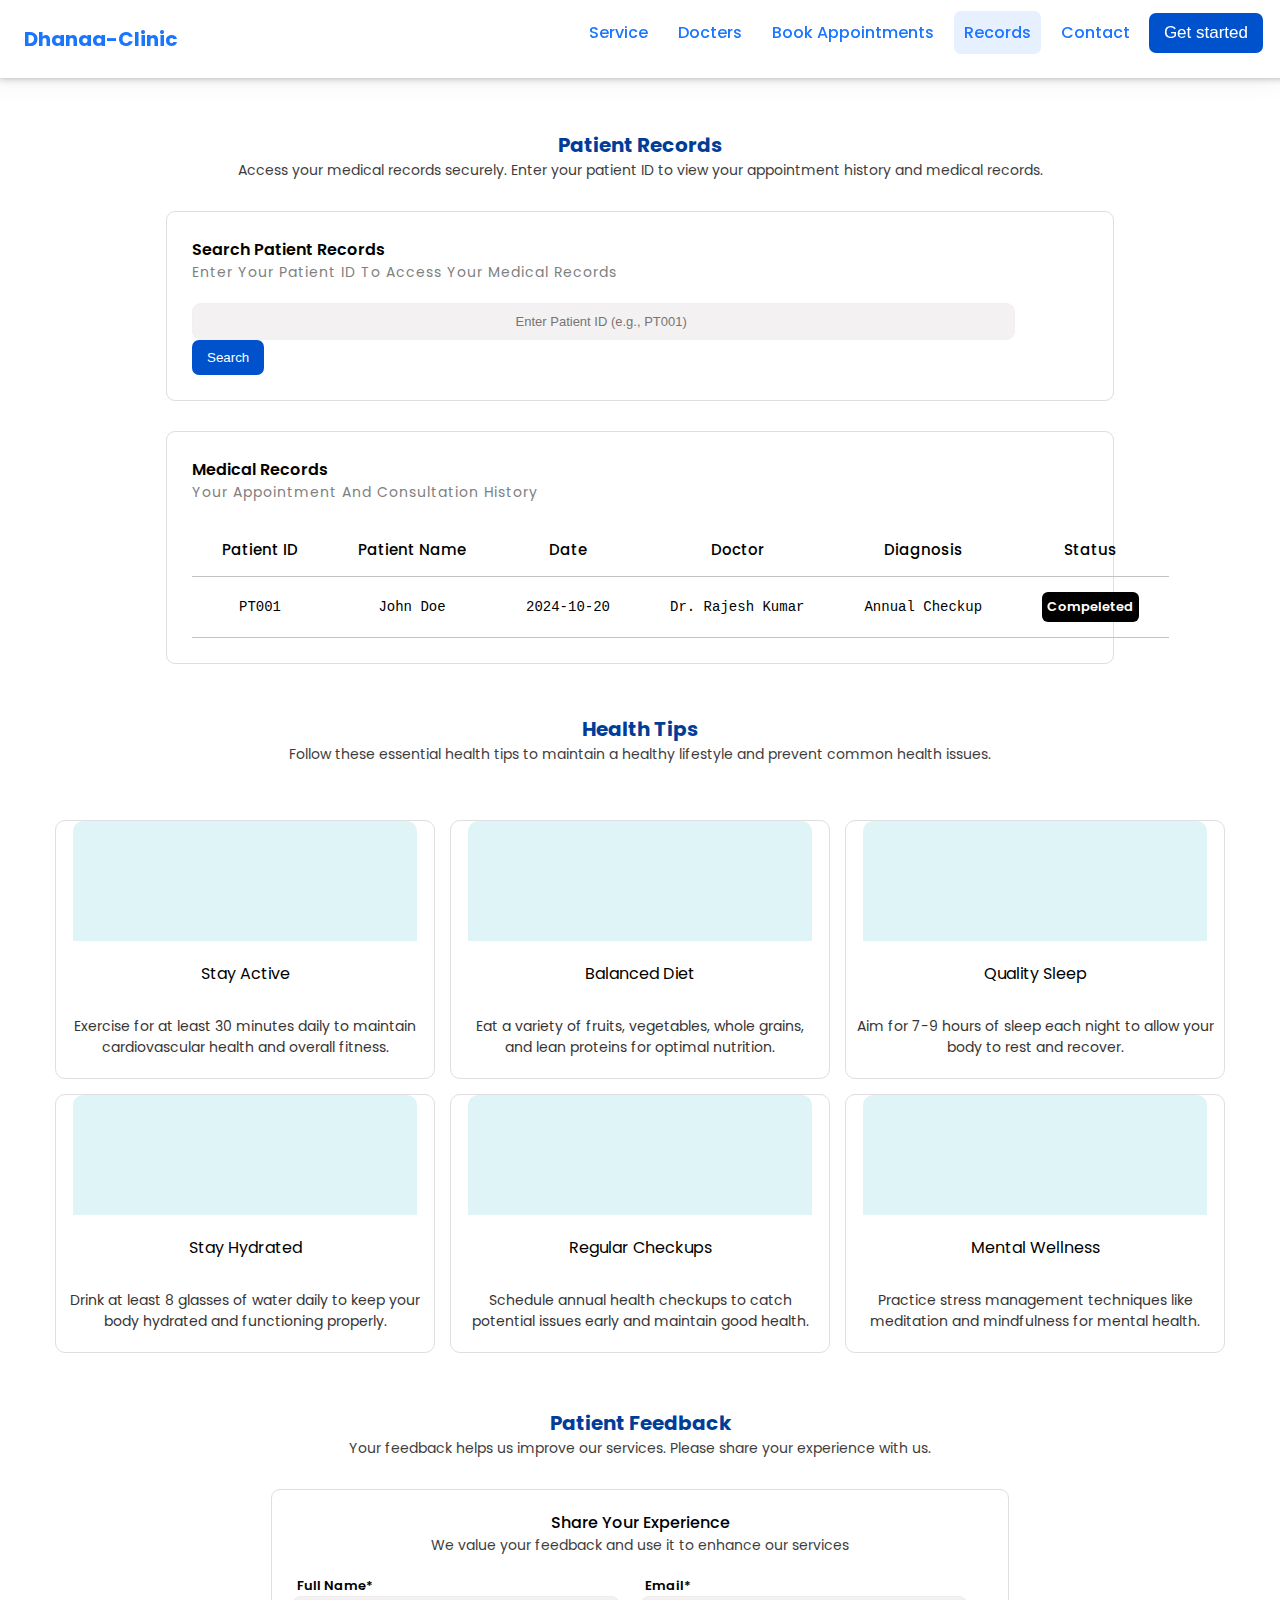
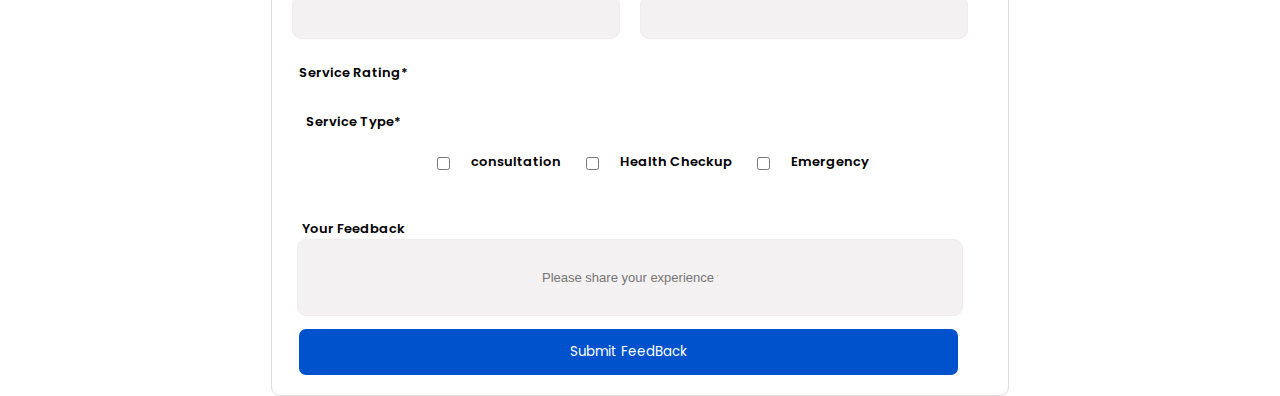
<file: records.html>
<!DOCTYPE html>
<html lang="en">
<head>
    <meta charset="UTF-8">
    <meta name="viewport" content="width=device-width, initial-scale=1.0">
    <title>Dhanaa-Clinic</title>
     <link rel="styleSheet" href="./index.css">
     <link rel="styleSheet" href="./records.css">

</head>
<body>
    <header class="header">

        <!-- logo start  -->
      
         
         <a href="./index.html">Dhanaa-Clinic</a>
         
         
         <!-- logo end -->
         <nav>
             <ul class="topNav" >
                        <li> <a href="./services.html" >Service</a></li>
                        <li> <a href="./doctors.html"  >Docters</a></li>
                        <li> <a href="./bookAppointments.html"  >Book Appointments</a></li>
                        <li> <a href="./records.html" class="active" >Records</a></li>
                        <li> <a href="./contact.html"  >Contact</a></li>
             </ul>
             

              <button>Get started</button>

             
              <i class="fi fi-br-menu-burger" onclick="resNavBar()"></i>
              <i class="fi fi-bs-cross" id="close" onclick="closeNavBar()"></i>
               <!-- serachbar & add cart & inqure section end -->
            
     </nav>
</header>
<!-- section start -->
 <section>
         <div class="PatientRecordContainer">
        <h1>Patient Records</h1>
        <p>Access your medical records securely. Enter your patient ID to view your appointment history and medical records.</p>
            
        <!-- patient Record search start -->
         <div class="recordSearch">
            <p>Search Patient Records</p>
            <span>Enter your patient ID to access your medical records</span>
            <div class="searchBarContainer">
                <input type="text" placeholder="Enter Patient ID (e.g., PT001)" required>
                <button type="submit">Search</button>
            </div>
         </div>
         <!-- patient Record search end -->
          <!-- medical record table start -->
           <div class="recordTableContainer">
               <p>Medical Records</p>
            <span>Your appointment and consultation history</span>  
            
             <table>
                        <thead>
                           <tr>
                           <th>Patient ID</th>
                           <th>	Patient Name</th>
                           <th>Date</th>
                            <th>Doctor</th>
                           <th>Diagnosis</th>
                           <th>Status</th>
                           </tr>
                        </thead>
                        <tbody>
                           <tr>
                              <td>PT001</td>
                              <td>John Doe</td>
                              <td>2024-10-20</td>
                              <td>Dr. Rajesh Kumar</td>
                              <td>Annual Checkup</td>
                              <td><p>Compeleted</p></td>
                           </tr>
                        </tbody>
                     </table>
            
           </div>
           <!-- medical record table end -->
            <!-- health tips section start -->
             <div class="healthContainer">
                <h1>Health Tips</h1>
                <p>Follow these essential health tips to maintain a healthy lifestyle and prevent common health issues.</p>
                  <div class="healthGrid">
                     <div class="healthTips">
                        <i class="fi fi-bs-heart"></i>
                        <span>Stay Active</span>
                        <p>Exercise for at least 30 minutes daily to maintain cardiovascular health and overall fitness.</p>
                     </div>
                     <!--  -->
                      <div class="healthTips">
                       <i class="fi fi-rc-apple"></i>
                        <span>Balanced Diet</span>
                        <p>Eat a variety of fruits, vegetables, whole grains, and lean proteins for optimal nutrition.</p>
                     </div>
                     <!--  -->
                      <div class="healthTips">
                        <i class="fi fi-rc-moon"></i>
                        <span>Quality Sleep</span>
                        <p>Aim for 7-9 hours of sleep each night to allow your body to rest and recover.</p>
                     </div>
                     <!--  -->
                      <div class="healthTips">
                       <i class="fi fi-br-dewpoint"></i>
                        <span>Stay Hydrated</span>
                        <p>Drink at least 8 glasses of water daily to keep your body hydrated and functioning properly.</p>
                     </div>
                     <!--  -->
                      <div class="healthTips">
                        <i class="fi fi-bs-heart-rate"></i>
                        <span>Regular Checkups</span>
                        <p>Schedule annual health checkups to catch potential issues early and maintain good health.</p>
                     </div>
                     <!--  -->
                      <div class="healthTips">
                        <i class="fi fi-rr-brain"></i>
                        <span>Mental Wellness</span>
                        <p>Practice stress management techniques like meditation and mindfulness for mental health.</p>
                     </div>
                  </div>
             </div>
             <!-- health tips section end -->
              <!-- patient feedback form start -->
               <h1>Patient Feedback</h1>
                <p>Your feedback helps us improve our services. Please share your experience with us.</p>
                 
               <form class="feedback" id="form">
                    <span>Share Your Experience</span>
                        <p>We value your feedback and use it to enhance our services</p>
                       <div class="field">
                        <div>
                           <label>Full Name*</label>
                            <input type="text" name="fullname" required>
                        </div>
                           <div>
                               <label>Email*</label>
                               <input type="email" name="email" required>
                           </div>
                            
                          </div>
                          <!-- rating container -->
                           <label id="type">Service Rating*</label>
                              <div class="rating">
                                 <i class="fi fi-ss-star"></i>
                                 <i class="fi fi-ss-star"></i>
                                   <i class="fi fi-ss-star"></i>
                                    <i class="fi fi-ss-star"></i>
                                     <i class="fi fi-ss-star"></i>
                              </div>
                              <label id="type">Service Type*</label>
                              <div class="service">
                                 <input type="checkbox"><label>consultation</label>
                                 <input type="checkbox"><label>Health Checkup</label>
                                 <input type="checkbox"><label>Emergency</label>
                              </div>
                              <label id="type">Your Feedback</label>
                              <input type="text" name="FeedBack" id="feedFeild" placeholder="Please share your experience with our service">
                               <button type="submit" class="feedBack">Submit FeedBack</button>
                           </form>
               <!-- patient feedback form end -->
    </div>
 </section>
    
</body>
</html>
</file>
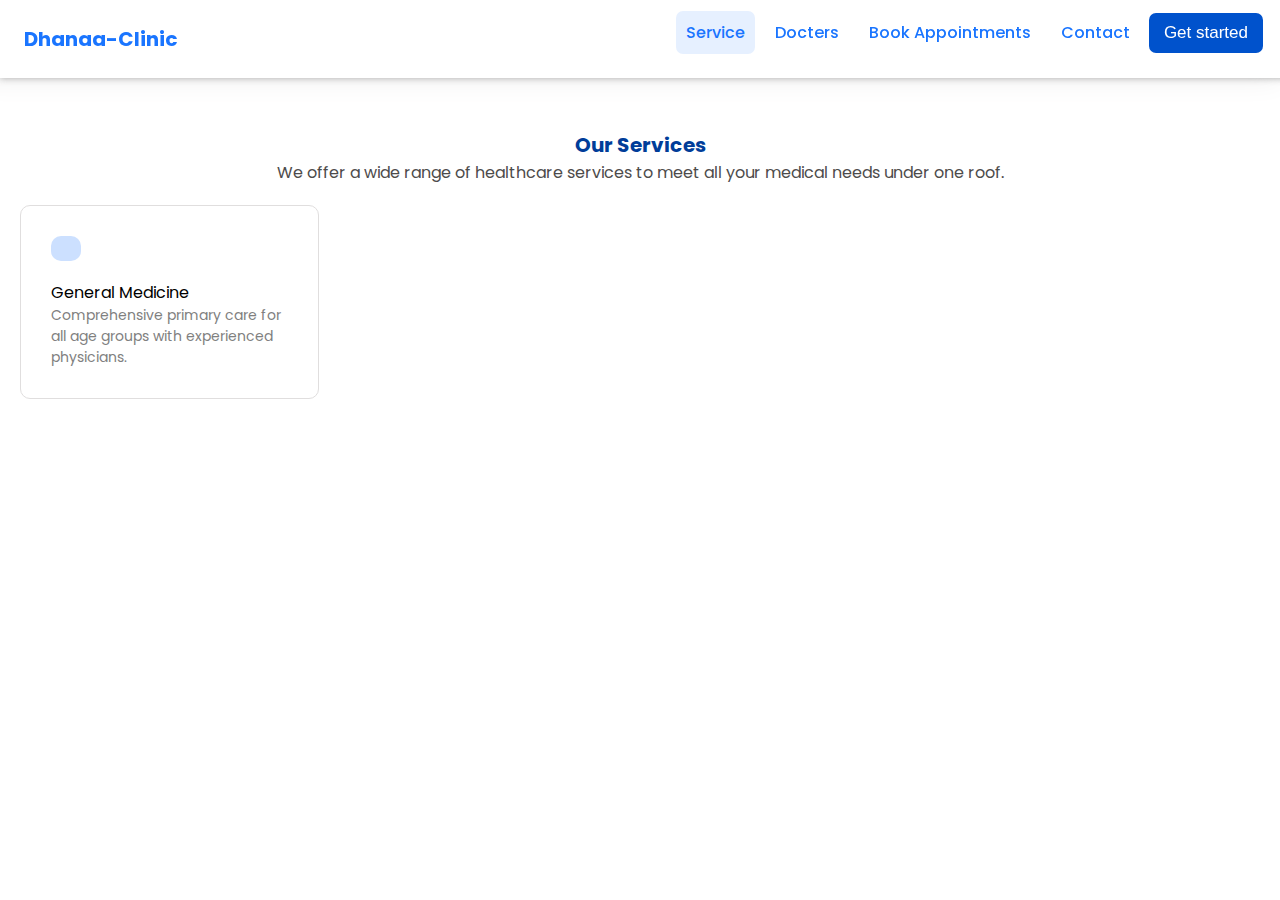
<file: services.html>
<!DOCTYPE html>
<html lang="en">
<head>
    <meta charset="UTF-8">
    <meta name="viewport" content="width=device-width, initial-scale=1.0">
    <title>Dhanaa-Clinic</title>
     <link rel="styleSheet" href="./index.css">
     <link rel="styleSheet" href="./services.css">

    <link rel='stylesheet' href='https://cdn-uicons.flaticon.com/3.0.0/uicons-regular-rounded/css/uicons-regular-rounded.css'>
</head>
<body>
    <header class="header">

        <!-- logo start  -->
      
         
         <a href="./index.html">Dhanaa-Clinic</a>
         
         
         <!-- logo end -->
         <nav>
             <ul class="topNav" >
                        <li> <a href="./services.html" class="active">Service</a></li>
                        <li> <a href="./products.html" >Docters</a></li>
                        <li> <a href="./Special Offers.html" >Book Appointments</a></li>
                        
                        <li> <a href="./contact.html" >Contact</a></li>
             </ul>
             

              <button>Get started</button>

             
              <i class="fi fi-br-menu-burger" onclick="resNavBar()"></i>
              <i class="fi fi-bs-cross" id="close" onclick="closeNavBar()"></i>
               <!-- serachbar & add cart & inqure section end -->
            
     </nav>
</header>
<!-- section page start -->

    <section>
        <div class="serviceBody">
        <h1>Our Services</h1>
        <p>We offer a wide range of healthcare services to meet all your medical needs under one roof.</p>
        <!-- service section start -->
         <div class="serviceGrid">
            <div class="services">
                <i class="fi fi-rr-stethoscope"></i>
                <span>General Medicine</span>
                <p>Comprehensive primary care for all age groups with experienced physicians.</p>
             </div>

         </div>
       </div>  
    </section>

</body>
</html>
</file>
<file: index.css>
@import url("https://fonts.googleapis.com/css2?family=Poppins:wght@100;200;300;400;500;600;700;800;900");
@import url('https://cdn-uicons.flaticon.com/3.0.0/uicons-regular-rounded/css/uicons-regular-rounded.css');
:root{
--headingColor:#003d99;  
--navColor:#1a75ff;
--backgroundColor:#e6f0ff;
--btnColor:	 #0052cc;
--borderGray:rgb(224, 222, 222);
--btnBgColor:#0073e6;
--servicePageBg:white;
}
*{
    margin: 0px;
    padding: 0px;
    scroll-behavior: smooth;
}
body{

  background-color:var(--backgroundColor);  
}
a{
text-decoration: none !important;
position:relative;
}
.header{
 display: flex;
    flex-direction: row;
   padding:13px;
    background-color: white;
    box-shadow:  0px 0px 7px #aaaaaa,
             -25px 0px 30px #eeeded;
               -webkit-transition: all .5s ease 0s;
  -moz-transition: all .5s ease 0s;
  -o-transition: all .5s ease 0s;
  transition: all .5s ease 0s;
z-index: 100;
width: 100%;
height:auto;
  position:fixed;
  justify-content: space-between;
  overflow: hidden;
 
}
/* logo desing start */

.header a{
    color:var(--navColor);
  font-family:"Poppins";
    font-size: 20px;
    padding: 6px;
    margin: 5px;
    font-weight: bold;
    cursor: pointer;
    text-transform: capitalize;
}

/* nav bar logo design started */
.header nav ul {
    display: inline-flex;
    list-style-type: none;
    
}
.header nav ul li a{

    padding: 10px;
    color: var(--navColor);
    font-size: 16px;
    font-weight: 450 !important;
   cursor: pointer;
   text-transform: capitalize;
}
.header nav ul li a:hover{
    color: var(--navColor);
    background-color:var(--backgroundColor);
    border-radius: 7px;
}
.active{
     color: var(--navColor) !important;
    background-color: var(--backgroundColor);
    border-radius: 7px;
}
.header nav button{
    padding: 10px 15px;
    border: none;
    background-color:var(--btnColor);
    color:white;
    font-weight: 500;
    cursor:pointer;
    border-radius: 7px;
    margin-right: 30px;
    font-size: 17px;
    
}
/* body section is start */
.bodyContainer{
  display: flex;
  flex-direction: row;
   padding: 10px;
}
.bodyContainer .firstRow{
  margin-top:17%;
  font-family:"Poppins";
  color: var(--headingColor);
}
.bodyContainer .firstRow p{
  font-size: 15px;
  text-align: start;
  margin-top: 10px;
}
.bodyContainer .firstRow .bookApp{
  margin-top: 20px;
  padding: 13px 20px;
  border: none;
  border-radius: 6px;
  color: white;
  font-weight: 500;
    font-family:"Poppins";
  background-color: var(--btnColor);
  cursor: pointer;
}
.bodyContainer .firstRow .bookApp:hover{
  background-color:var(--btnBgColor);
  
}
.bodyContainer .firstRow .services{
   padding: 13px 20px;
  border:1px solid var(--borderGray);
  border-radius: 6px;
  color: black;
  font-weight: 500;
    font-family:"Poppins";
  background-color:white;
  cursor: pointer; 
}
.bodyContainer .firstRow .services:hover{
  background-color:var(--borderGray);
}
.bodyContainer .firstRow .aboutDes{
  display: flex;
  flex-direction: row;
  justify-content: space-around;
  align-items: center;
  text-align: center;
  margin-top: 50px;
}
.bodyContainer .firstRow .aboutDes>div{
  border: 1px solid var(--borderGray);
  background-color: white;
  padding: 15px;
  border-radius: 10px;
   box-shadow:  0px 0px 7px #aaaaaa,
             -20px 0px 27px #eeeded;
             
}
.bodyContainer .firstRow .aboutDes p{
  color:rgb(91, 89, 89);
 
}

/* slider container  star*/
.bodyContainer .slider{
  margin-top: 120px;
}
</file>
<file: records.css>
@import url('https://cdn-uicons.flaticon.com/3.0.0/uicons-bold-straight/css/uicons-bold-straight.css');
@import url('https://cdn-uicons.flaticon.com/3.0.0/uicons-regular-chubby/css/uicons-regular-chubby.css');
@import url('https://cdn-uicons.flaticon.com/3.0.0/uicons-bold-rounded/css/uicons-bold-rounded.css');
@import url('https://cdn-uicons.flaticon.com/3.0.0/uicons-solid-straight/css/uicons-solid-straight.css');
*{
    margin: 0px;
    padding: 0px;
}
body{
    background-color: var(--servicePageBg) !important;
}
section .PatientRecordContainer{
padding-top: 130px;
text-align: center;
display: flex;
flex-direction:column;
justify-content:center;
align-items: center;
}
section .PatientRecordContainer h1{
color: var(--headingColor);
      font-family:"Poppins";
      font-size: 20px;
}
section .PatientRecordContainer p{
    font-size: 14px;
    color: rgb(62, 61, 61); 
    font-family:"Poppins";
}
/* record container start */
section .recordSearch{
  background-color: white;
  padding: 25px; 
  margin-top: 30px; 
  display: flex;
  flex-direction: column;
  justify-content: center;
    width: 70%;
  border: 1px solid var(--borderGray);
  border-radius: 9px;
  text-align: start;
}
section .recordSearch p{
    color: black;
    text-transform: capitalize;
    font-size: 16px;
    font-weight: 550;
}
section .recordSearch span{
    color: gray;
    text-transform: capitalize;
    font-size: 14px;
   font-family:"Poppins";
   letter-spacing: 1px;
}
section .recordSearch .searchBarContainer{
margin-top: 20px;
}
section .recordSearch .searchBarContainer input{
padding: 10px 36%;
border: 1px solid rgb(243, 239, 239);
border-radius: 9px;
background-color: rgb(243, 241, 241);
      font-size: 13px;
        transition: border-color 0.3s ease, box-shadow 0.3s ease;
}
section .recordSearch .searchBarContainer input:focus{
      border-color: #c2c3c4; 
  box-shadow: 0 0 5px rgba(229, 230, 230, 0.5);
    outline: none;
}
section .recordSearch .searchBarContainer button{
    border: none;
    border-radius: 7px;
    background-color: var(--btnColor);
    color: white;
    padding: 10px 15px;
    cursor: pointer;
}
section .recordSearch .searchBarContainer button:hover{
background-color: rgb(27, 27, 206);
}
/* record table start */
section .recordTableContainer{
  background-color: white;
  padding: 25px; 
  margin-top: 30px; 
  display: flex;
  flex-direction: column;
  justify-content: center;
    width: 70%;
  border: 1px solid var(--borderGray);
  border-radius: 9px;
  text-align: start;
   margin-bottom: 50px;  
}
section .recordTableContainer p{
   color: black;
    text-transform: capitalize;
    font-size: 16px;
    font-weight: 550;   
}
section .recordTableContainer span{
color: gray;
text-transform: capitalize;
font-size: 14px;
font-family:"Poppins";
letter-spacing: 1px;  
}
section .recordTableContainer table{
width:max-content;
   border-collapse: collapse;
   margin-top: 20px;
  
}

tbody{
   align-items:center;
   text-align: center;
}
th,td{
   margin: 5px;
   padding: 15px 30px;
  border-bottom: 1px solid rgb(196, 194, 194);
   align-items: center;
   font-family:"Poppins";
   font-weight: 500;
   font-size: 15px;
}
tbody td{
  font-size: 14px;
   font-family:monospace;
   font-weight: 200;
   cursor: pointer;
    border-bottom: 1px solid rgb(196, 194, 194);
}
tbody td p{
    color: white !important;
    background-color:black;
     font-family:"Poppins";
   padding: 5px;
   border-radius: 6px;
   font-size: 13px !important;
}
/* health tips container start */
.healthContainer .healthGrid{
   display: grid;
  grid-template-columns:repeat(3,1fr);
gap: 15px;
    padding: 35px;
    margin: 20px;
}
.healthContainer .healthGrid .healthTips{
   border: 1px solid var(--borderGray);
    object-fit: cover;
    border-radius: 10px;
    display: flex;
    flex-direction: column;
 align-items:center;
 background-color: white;
}
.healthContainer .healthGrid .healthTips:hover{
    box-shadow:  0px 0px 7px #aaaaaa,
             -25px 0px 30px #eeeded;
               -webkit-transition: all .5s ease 0s;
  -moz-transition: all .5s ease 0s;
  -o-transition: all .5s ease 0s;
  transition: all .5s ease 0s; 
}
.healthContainer .healthGrid .healthTips i{
  font-size: 60px;
  padding: 60px 172px;
  background-color: rgb(223, 244, 246);
  border-top-left-radius: 10px;
  border-top-right-radius: 10px;
  color: rgb(35, 122, 244);
}
.healthContainer .healthGrid .healthTips span{
  color: black;
  font-family:"Poppins";
  padding: 20px;
    
}
.healthContainer .healthGrid .healthTips p{
padding: 10px 10px 20px 10px;
  color: rgb(54, 52, 52);
}
/* feed back form start */
section .PatientRecordContainer .feedback{
  display: flex;
  flex-direction: column;
  justify-content: center;
  align-items: center;
  margin-top: 30px;
  border: 1px solid rgb(226, 222, 222);
  border-radius: 9px;
  padding: 20px;
}
section .PatientRecordContainer .feedback span{
  color: black;
   font-family:"Poppins";
   text-align: start;
   font-weight: 500;
}
section .PatientRecordContainer .feedback .field{
display: flex;
flex-direction:row;
}
section .PatientRecordContainer .feedback .field>div{
  display:flex;
  flex-direction: column;
}
label{
    font-weight: 550;
    font-size: 13px;
   margin-left: 5px;
   margin-top: 20px;
    font-family:"Poppins";
    text-align: start;
}
section .PatientRecordContainer .feedback .field input{
    padding: 13px 75px;
      margin: 0px 20px 0px 0px;
      border: 1px solid rgb(239, 237, 237);
      border-radius: 9px;
      background-color: rgb(243, 241, 241);
      font-size: 13px;
        transition: border-color 0.3s ease, box-shadow 0.3s ease;
}
section .PatientRecordContainer .feedback .field input:focus{
      border-color: #c2c3c4; 
  box-shadow: 0 0 5px rgba(229, 230, 230, 0.5);
    outline: none;
}
section .PatientRecordContainer .feedback .rating{
margin-right: 75%;
margin-top: 5px;
}
section .PatientRecordContainer .feedback .rating i{
font-size: 30px;
cursor: pointer;
text-align: start;
color: gray;

}
section .PatientRecordContainer .feedback .rating i:hover{
color:rgb(251, 211, 12);
}
section .PatientRecordContainer #type{
 margin-right: 83%; 
 margin-top: 24px;
}
section .PatientRecordContainer .feedback .service{
display: flex;
flex-direction: row;
}
section .PatientRecordContainer .feedback .service input{
margin: 25px 16px 25px 25px;
}
#feedFeild{
  padding: 30px 35%;
      margin: 0px 20px 0px 0px;
      border: 1px solid rgb(239, 237, 237);
      border-radius: 9px;
      background-color: rgb(243, 241, 241);
      font-size: 13px;
        transition: border-color 0.3s ease, box-shadow 0.3s ease;
}
#feedFeild:focus{
  border-color: #c2c3c4; 
  box-shadow: 0 0 5px rgba(229, 230, 230, 0.5);
  outline: none; 
}
.feedBack{
     border: none;
    border-radius: 7px;
    background-color: var(--btnColor);
    color: white;
    padding: 13px 39%;
    cursor: pointer;
     font-family:"Poppins";
     margin-top: 13px;
     margin-right: 23px;
}
.feedBack:hover{
background-color: rgb(27, 27, 206);
} 
/* mobile based responsive design  */
@media screen and (max-width:767px)and (max-width:960px){
 section .recordSearch .searchBarContainer input{
padding: 15px 25%;
margin: 5px;
}  
section .recordSearch .searchBarContainer button{
margin-left: 100px;
}
.healthContainer .healthGrid{
   display: grid;
  grid-template-columns:repeat(1,1fr);
}
section .PatientRecordContainer .feedback .field{
display: flex;
flex-direction:column;
}
section .PatientRecordContainer .feedback .service{
display: flex;
flex-direction: column;
}
}
</file>
<file: services.css>
@import url('https://cdn-uicons.flaticon.com/3.0.0/uicons-regular-straight/css/uicons-regular-straight.css');
@import url('https://cdn-uicons.flaticon.com/3.0.0/uicons-thin-straight/css/uicons-thin-straight.css');
@import url('https://cdn-uicons.flaticon.com/3.0.0/uicons-thin-rounded/css/uicons-thin-rounded.css');
*{
    margin: 0px;
    padding: 0px;
}
body{
    background-color: var(--servicePageBg) !important;
}
/* section service page start */
section .serviceBody{
padding-top: 130px;
text-align: center;
}
section .serviceBody h1{

    color: var(--headingColor);
      font-family:"Poppins";
      font-size: 20px;
}
section .serviceBody p{
    font-size: 16px;
    color: rgb(77, 75, 75); 
    font-family:"Poppins";
}
section .serviceBody .serviceGrid{
 display: grid;
  grid-template-columns:repeat(4,1fr);
gap: 15px;
    padding: 5px;
    margin: 15px;
}
section .serviceBody .serviceGrid .services{
    border: 1px solid var(--borderGray);
    padding: 30px;
    border-radius: 10px;
    display: flex;
    flex-direction: column;
 align-items: start;
 background-color: white;
}
section .serviceBody .serviceGrid .services:hover{
    box-shadow:  0px 0px 7px #aaaaaa,
             -25px 0px 30px #eeeded;
               -webkit-transition: all .5s ease 0s;
  -moz-transition: all .5s ease 0s;
  -o-transition: all .5s ease 0s;
  transition: all .5s ease 0s;  
}
.serviceGrid .services i{
    color:var(--headingColor) ;
    font-size: 20px;
    padding: 15px 15px 10px 15px;
    background-color:#cce0ff;
    border-radius: 10px;
}
.serviceGrid .services span{
      font-family:"Poppins";
        margin-top: 19px;
}
.serviceGrid .services p{
    color: gray;
    font-size: 14px;
    text-align: start;
}
</file>
